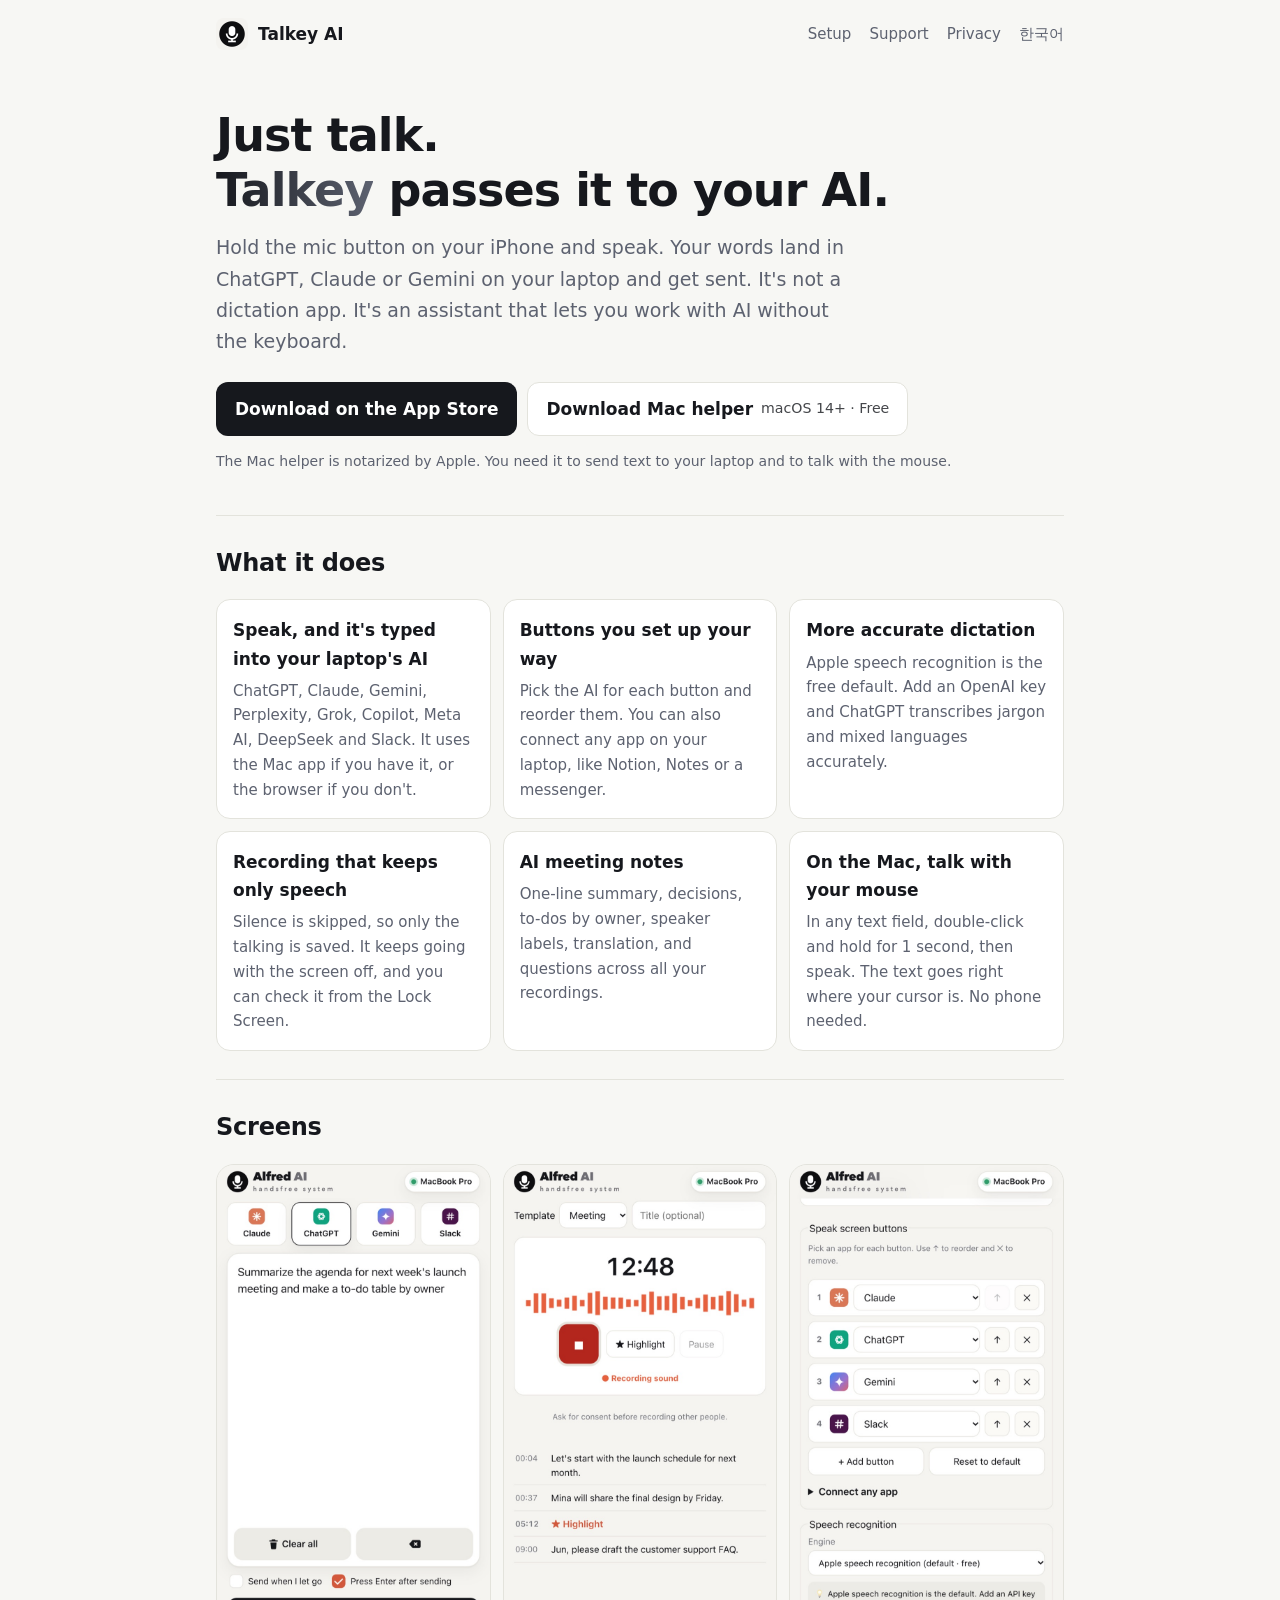
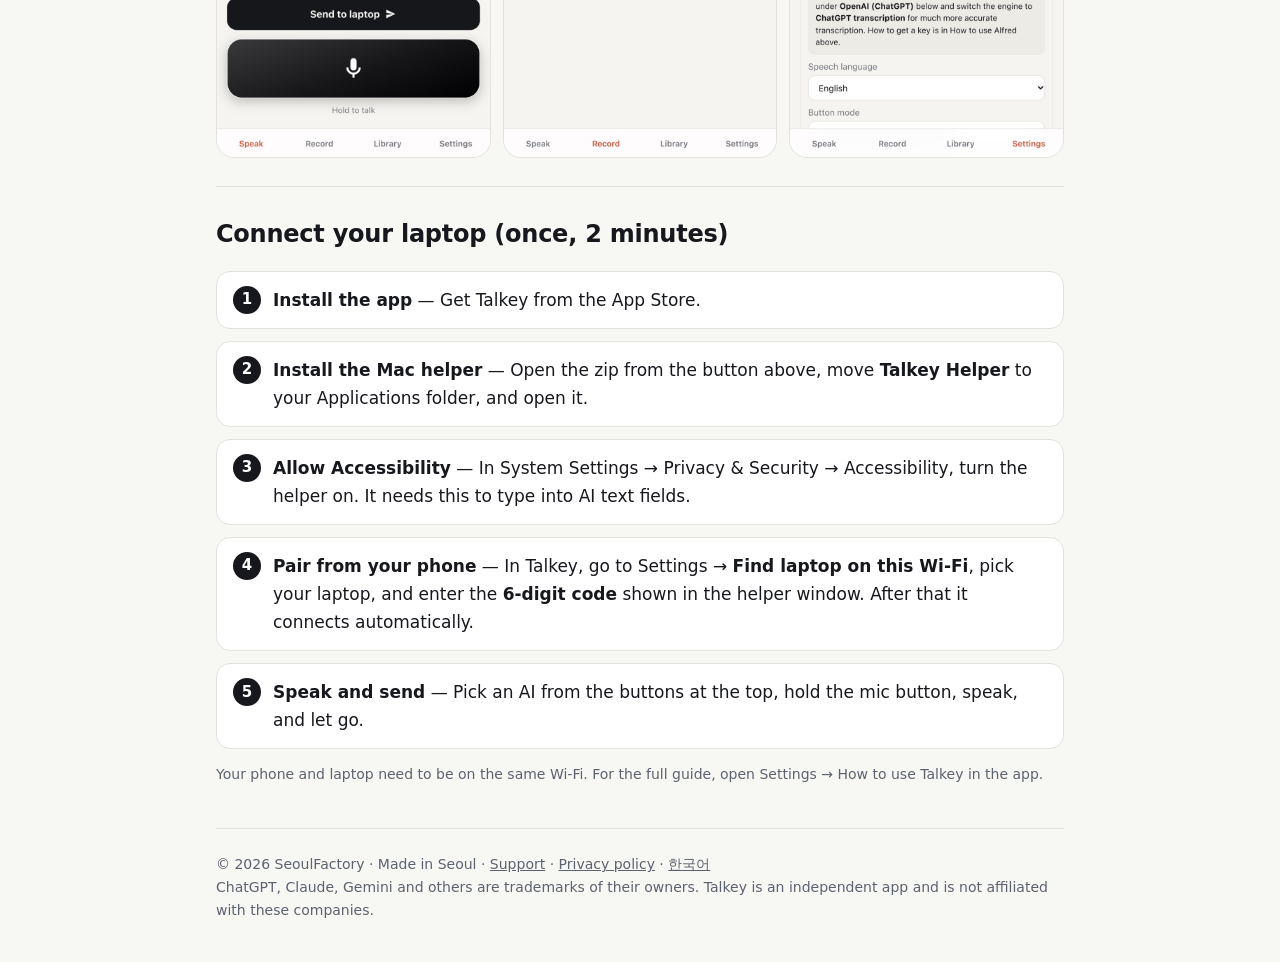
<file: index.html>
<!doctype html>
<html lang="ko" data-home="ko">
<head>
<meta charset="utf-8">
<meta name="viewport" content="width=device-width, initial-scale=1">
<title>톡키(Talkey) — 말만 하면 AI에게 대신 전해 드려요</title>
<meta name="description" content="휴대폰에 말하면 톡키가 노트북의 ChatGPT·Claude·Gemini에 대신 입력해 드려요. 말소리만 골라 담는 녹음과 AI 회의록까지. SeoulFactory.">
<meta property="og:title" content="Talkey AI">
<meta property="og:description" content="말만 하면 AI에게 대신 전해 드려요. 키보드 없이 AI와 일하는 나만의 비서.">
<meta property="og:image" content="https://steverse-code.github.io/handsfree_ai/icon.png">
<link rel="alternate" hreflang="ko" href="https://steverse-code.github.io/handsfree_ai/">
<link rel="alternate" hreflang="en" href="https://steverse-code.github.io/handsfree_ai/en/">
<link rel="icon" href="favicon.svg" type="image/svg+xml">
<link rel="alternate icon" href="icon.png">
<link rel="apple-touch-icon" href="icon.png">
<link rel="stylesheet" href="style.css">
</head>
<body>
<div class="wrap">
  <header class="nav">
    <a class="brand" href="./"><img src="icon.png" alt="">Talkey AI</a>
    <nav><a href="#setup">시작하기</a><a href="support.html">지원</a><a href="privacy.html">개인정보</a><a href="en/" data-lang="en" lang="en">English</a></nav>
  </header>

  <div class="hero">
    <h1>말만 하세요.<br><em>톡키</em>가 AI에게 대신 전해 드려요</h1>
    <p class="lead">휴대폰의 마이크 버튼을 누르고 말하면, 노트북의 ChatGPT·Claude·Gemini 입력창에 글이 들어가고 전송까지 돼요. 받아쓰기 앱이 아니라, 키보드 없이 AI와 일하게 해 주는 나만의 비서예요.</p>
    <div class="cta">
      <a class="btn primary" href="https://apps.apple.com/kr/app/handsfree-ai/id6836719575">App Store에서 받기</a>
      <a class="btn" href="https://github.com/steverse-code/handsfree_ai/releases/latest/download/HandsfreeAI-Helper.zip">Mac 도우미 다운로드 <small>macOS 14+ · 무료</small></a>
    </div>
    <p class="note">Mac 도우미는 Apple 공증을 받은 앱이에요. 노트북으로 보내기와 마우스로 말하기에 필요해요.</p>
  </div>

  <section>
    <h2>할 수 있는 것</h2>
    <div class="grid">
      <div class="card"><h3>말하면 노트북 AI에 바로 입력</h3><p>ChatGPT, Claude, Gemini, Perplexity, Grok, Copilot, Meta AI, DeepSeek, Slack. 앱이 있으면 앱에, 없으면 브라우저에 넣어요.</p></div>
      <div class="card"><h3>내 마음대로 바꾸는 버튼</h3><p>버튼마다 연결할 AI를 고르고 순서를 바꾸세요. 노션·메모·카카오톡처럼 노트북의 아무 앱이나 직접 연결할 수 있어요.</p></div>
      <div class="card"><h3>더 정확한 받아쓰기</h3><p>기본은 무료 애플 음성인식. OpenAI 키를 연결하면 ChatGPT가 전문 용어와 영어 섞인 말까지 정확하게 받아써요.</p></div>
      <div class="card"><h3>말소리만 골라 담는 녹음</h3><p>조용한 구간은 건너뛰고 말소리만 저장해요. 화면을 꺼도 계속되고, 잠금화면에서 바로 확인해요.</p></div>
      <div class="card"><h3>AI 회의록</h3><p>한 줄 요약, 결정 사항, 담당자별 할 일, 화자 구분, 번역, 모든 기록에 질문하기.</p></div>
      <div class="card"><h3>노트북에서는 마우스로 말하기</h3><p>입력창에서 더블클릭한 채 1초 기다렸다가 말하면 커서 위치에 글이 바로 들어가요. 휴대폰 없이도 돼요.</p></div>
    </div>
  </section>

  <section>
    <h2>화면</h2>
    <div class="shots">
      <img src="shots/a0.jpg" alt="말하기 화면: AI 버튼 4개와 검정 마이크 버튼" loading="lazy">
      <img src="shots/a1.jpg" alt="녹음노트 화면: 소리 날 때만 녹음" loading="lazy">
      <img src="shots/a2.jpg" alt="설정 화면: 말하기 버튼 편집과 How to use Talkey" loading="lazy">
    </div>
  </section>

  <section id="setup">
    <h2>노트북 연결하기 (처음 한 번, 2분)</h2>
    <ol class="steps">
      <li><strong>앱 설치</strong> — App Store에서 톡키를 받아요.</li>
      <li><strong>Mac 도우미 설치</strong> — 위 버튼으로 받은 zip을 열고 <b>톡키 도우미(Talkey Helper)</b>를 ‘응용 프로그램’ 폴더로 옮긴 뒤 실행해요.</li>
      <li><strong>손쉬운 사용 허용</strong> — 시스템 설정 → 개인정보 보호 및 보안 → 손쉬운 사용에서 도우미를 켜요. AI 입력창에 글을 넣으려면 필요해요.</li>
      <li><strong>휴대폰에서 연결</strong> — 톡키 → 설정 → <b>같은 Wi-Fi에서 노트북 찾기</b> → 노트북 이름 선택 → 도우미 창의 <b>6자리 코드</b> 입력. 다음부터는 자동으로 연결돼요.</li>
      <li><strong>말하고 보내기</strong> — 위쪽 버튼에서 보낼 AI를 고르고, 마이크 버튼을 누른 채 말한 뒤 손을 떼요.</li>
    </ol>
    <p class="note">휴대폰과 노트북은 같은 Wi-Fi에 있어야 해요. 자세한 사용법은 앱의 설정 → How to use Talkey에 있어요.</p>
  </section>

  <footer>
    © 2026 SeoulFactory · Made in Seoul · <a href="support.html">지원</a> · <a href="privacy.html">개인정보 처리방침</a> · <a href="en/" data-lang="en" lang="en">English</a><br>
    ChatGPT, Claude, Gemini 등은 각 회사의 상표이며, 톡키는 이 회사들과 제휴하지 않은 독립 앱이에요.
  </footer>
</div>
<script src="lang.js"></script>
</body>
</html>
</file>
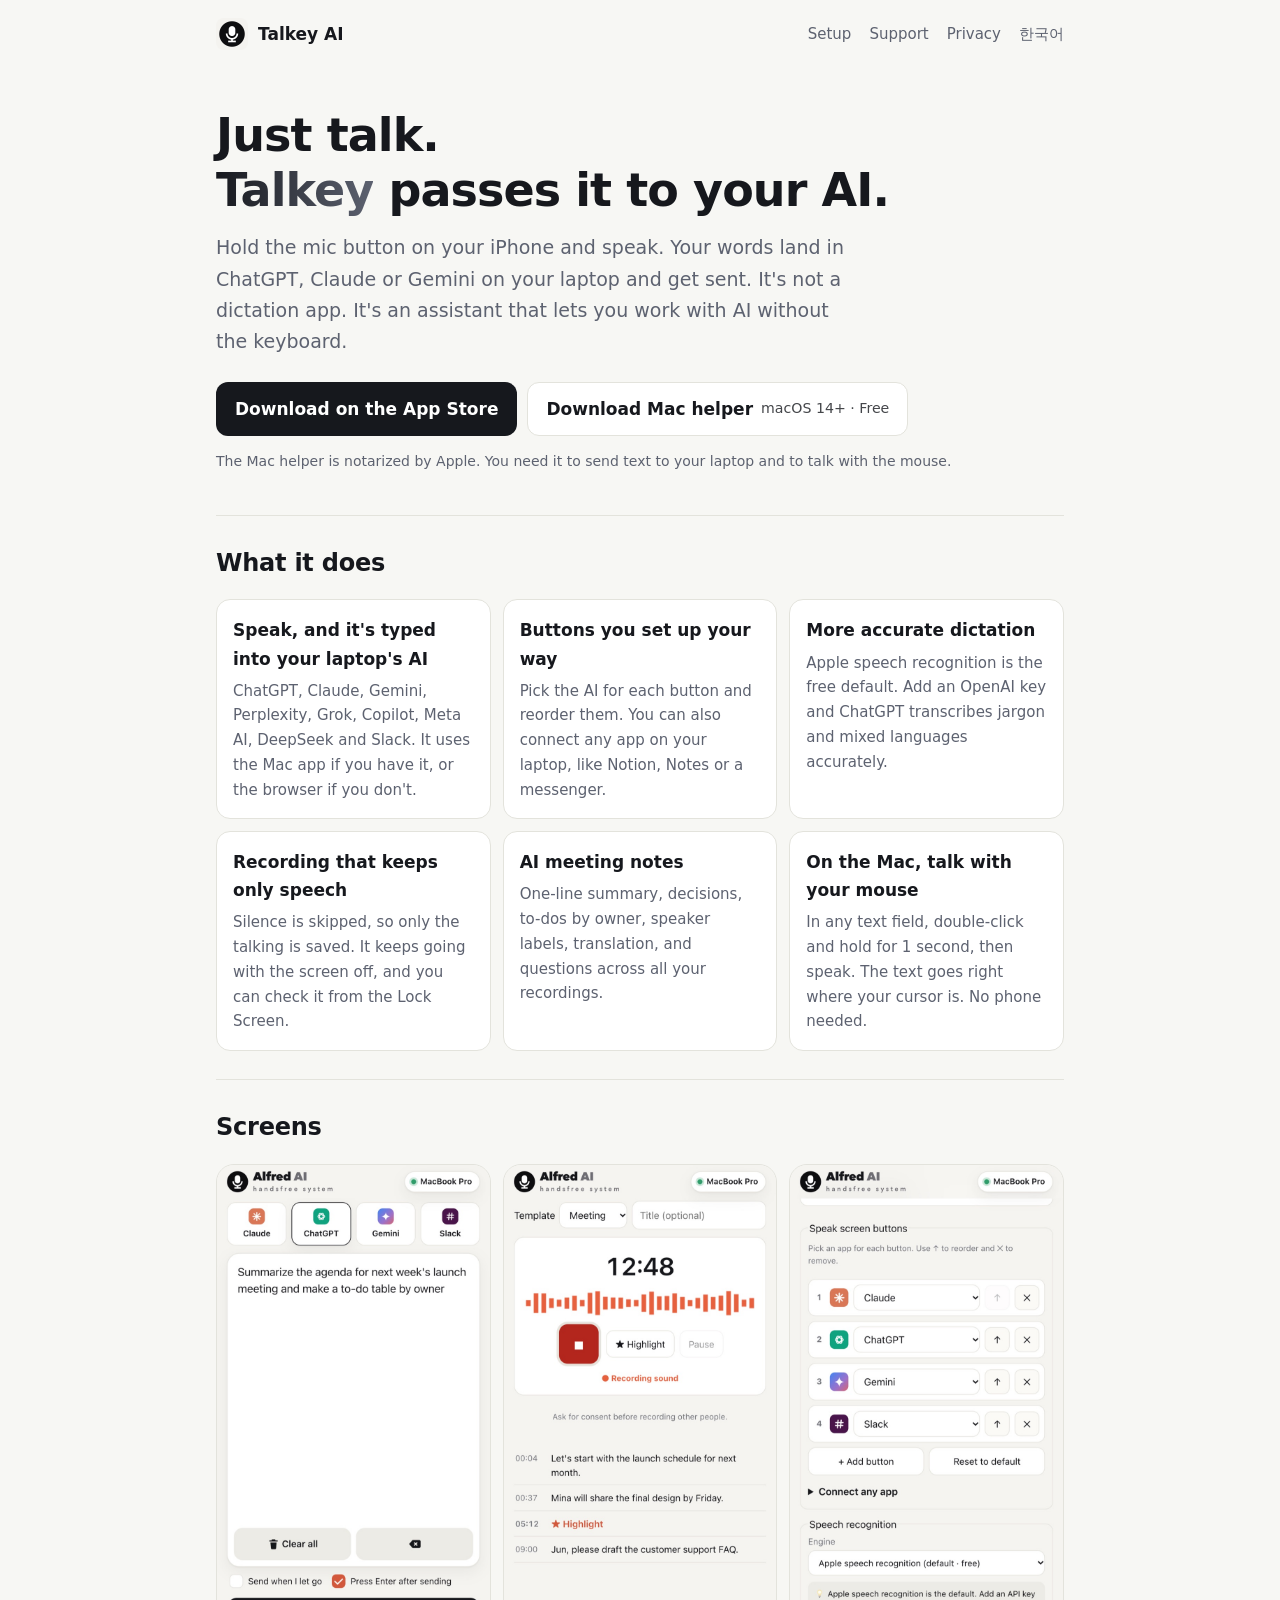
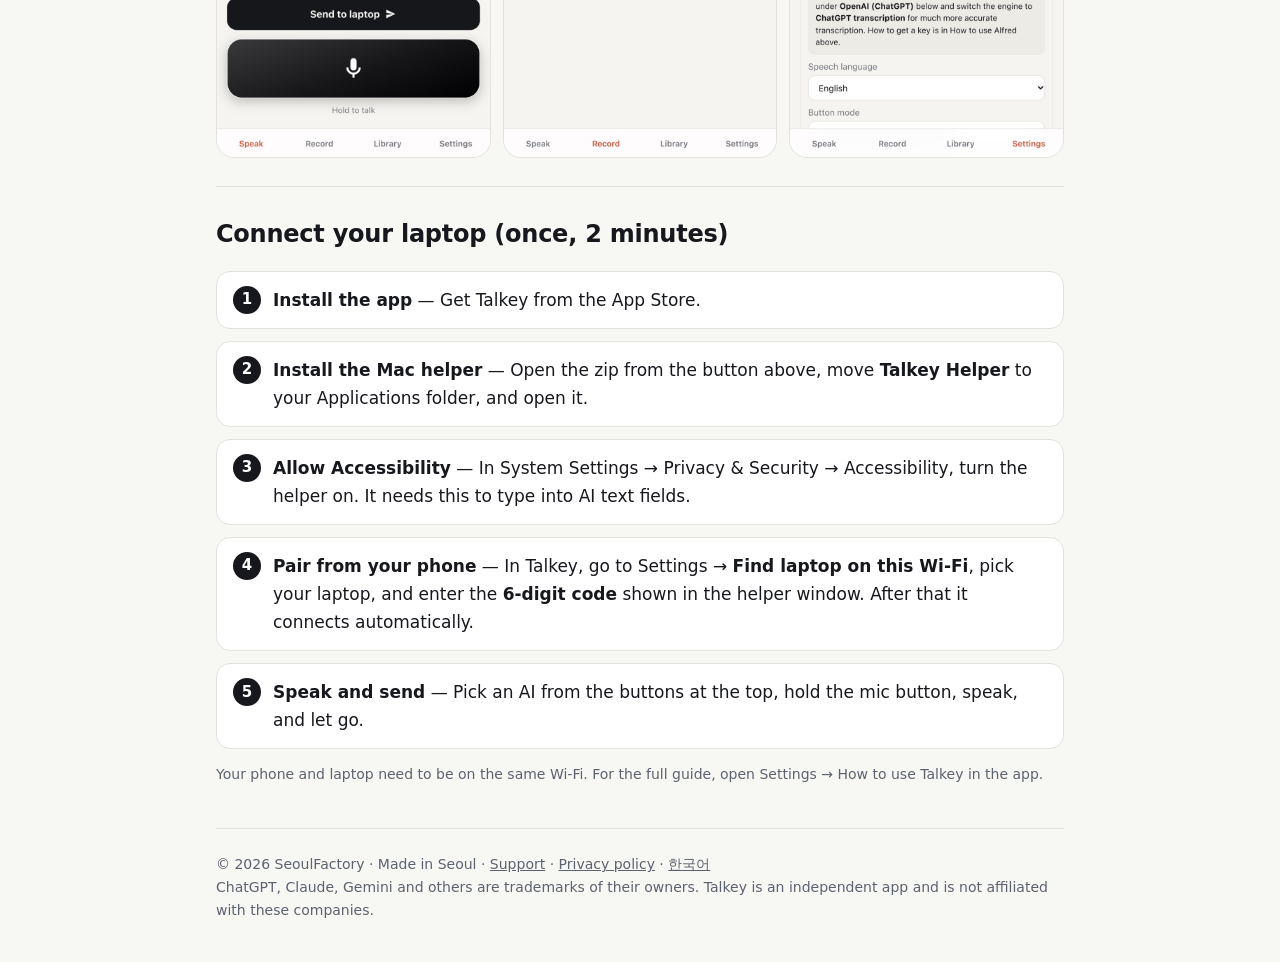
<file: en/index.html>
<!doctype html>
<html lang="en">
<head>
<meta charset="utf-8">
<meta name="viewport" content="width=device-width, initial-scale=1">
<title>Talkey — Talk to your phone, your laptop's AI types it in</title>
<meta name="description" content="Speak into your iPhone and Talkey types it into ChatGPT, Claude or Gemini on your Mac, then sends it. Plus recording that keeps only speech, and AI meeting notes. By SeoulFactory.">
<meta property="og:title" content="Talkey AI">
<meta property="og:description" content="Talk to your phone. Your laptop's AI types it in. Work with AI without the keyboard.">
<meta property="og:image" content="https://steverse-code.github.io/handsfree_ai/icon.png">
<link rel="alternate" hreflang="ko" href="https://steverse-code.github.io/handsfree_ai/">
<link rel="alternate" hreflang="en" href="https://steverse-code.github.io/handsfree_ai/en/">
<link rel="icon" href="../favicon.svg" type="image/svg+xml">
<link rel="alternate icon" href="../icon.png">
<link rel="apple-touch-icon" href="../icon.png">
<link rel="stylesheet" href="../style.css">
</head>
<body>
<div class="wrap">
  <header class="nav">
    <a class="brand" href="./"><img src="../icon.png" alt="">Talkey AI</a>
    <nav><a href="#setup">Setup</a><a href="support.html">Support</a><a href="privacy.html">Privacy</a><a href="../" data-lang="ko" lang="ko">한국어</a></nav>
  </header>

  <div class="hero">
    <h1>Just talk.<br><em>Talkey</em> passes it to your AI.</h1>
    <p class="lead">Hold the mic button on your iPhone and speak. Your words land in ChatGPT, Claude or Gemini on your laptop and get sent. It's not a dictation app. It's an assistant that lets you work with AI without the keyboard.</p>
    <div class="cta">
      <a class="btn primary" href="https://apps.apple.com/app/id6836719575">Download on the App Store</a>
      <a class="btn" href="https://github.com/steverse-code/handsfree_ai/releases/latest/download/HandsfreeAI-Helper.zip">Download Mac helper <small>macOS 14+ · Free</small></a>
    </div>
    <p class="note">The Mac helper is notarized by Apple. You need it to send text to your laptop and to talk with the mouse.</p>
  </div>

  <section>
    <h2>What it does</h2>
    <div class="grid">
      <div class="card"><h3>Speak, and it's typed into your laptop's AI</h3><p>ChatGPT, Claude, Gemini, Perplexity, Grok, Copilot, Meta AI, DeepSeek and Slack. It uses the Mac app if you have it, or the browser if you don't.</p></div>
      <div class="card"><h3>Buttons you set up your way</h3><p>Pick the AI for each button and reorder them. You can also connect any app on your laptop, like Notion, Notes or a messenger.</p></div>
      <div class="card"><h3>More accurate dictation</h3><p>Apple speech recognition is the free default. Add an OpenAI key and ChatGPT transcribes jargon and mixed languages accurately.</p></div>
      <div class="card"><h3>Recording that keeps only speech</h3><p>Silence is skipped, so only the talking is saved. It keeps going with the screen off, and you can check it from the Lock Screen.</p></div>
      <div class="card"><h3>AI meeting notes</h3><p>One-line summary, decisions, to-dos by owner, speaker labels, translation, and questions across all your recordings.</p></div>
      <div class="card"><h3>On the Mac, talk with your mouse</h3><p>In any text field, double-click and hold for 1 second, then speak. The text goes right where your cursor is. No phone needed.</p></div>
    </div>
  </section>

  <section>
    <h2>Screens</h2>
    <div class="shots">
      <img src="../shots/en-a0.jpg" alt="Speak screen: four AI buttons and a black mic button" loading="lazy">
      <img src="../shots/en-a1.jpg" alt="Record screen: records only when someone is speaking" loading="lazy">
      <img src="../shots/en-a2.jpg" alt="Settings screen: editing the Speak screen buttons" loading="lazy">
    </div>
  </section>

  <section id="setup">
    <h2>Connect your laptop (once, 2 minutes)</h2>
    <ol class="steps">
      <li><strong>Install the app</strong> — Get Talkey from the App Store.</li>
      <li><strong>Install the Mac helper</strong> — Open the zip from the button above, move <b>Talkey Helper</b> to your Applications folder, and open it.</li>
      <li><strong>Allow Accessibility</strong> — In System Settings → Privacy &amp; Security → Accessibility, turn the helper on. It needs this to type into AI text fields.</li>
      <li><strong>Pair from your phone</strong> — In Talkey, go to Settings → <b>Find laptop on this Wi-Fi</b>, pick your laptop, and enter the <b>6-digit code</b> shown in the helper window. After that it connects automatically.</li>
      <li><strong>Speak and send</strong> — Pick an AI from the buttons at the top, hold the mic button, speak, and let go.</li>
    </ol>
    <p class="note">Your phone and laptop need to be on the same Wi-Fi. For the full guide, open Settings → How to use Talkey in the app.</p>
  </section>

  <footer>
    © 2026 SeoulFactory · Made in Seoul · <a href="support.html">Support</a> · <a href="privacy.html">Privacy policy</a> · <a href="../" data-lang="ko" lang="ko">한국어</a><br>
    ChatGPT, Claude, Gemini and others are trademarks of their owners. Talkey is an independent app and is not affiliated with these companies.
  </footer>
</div>
<script src="../lang.js"></script>
</body>
</html>
</file>
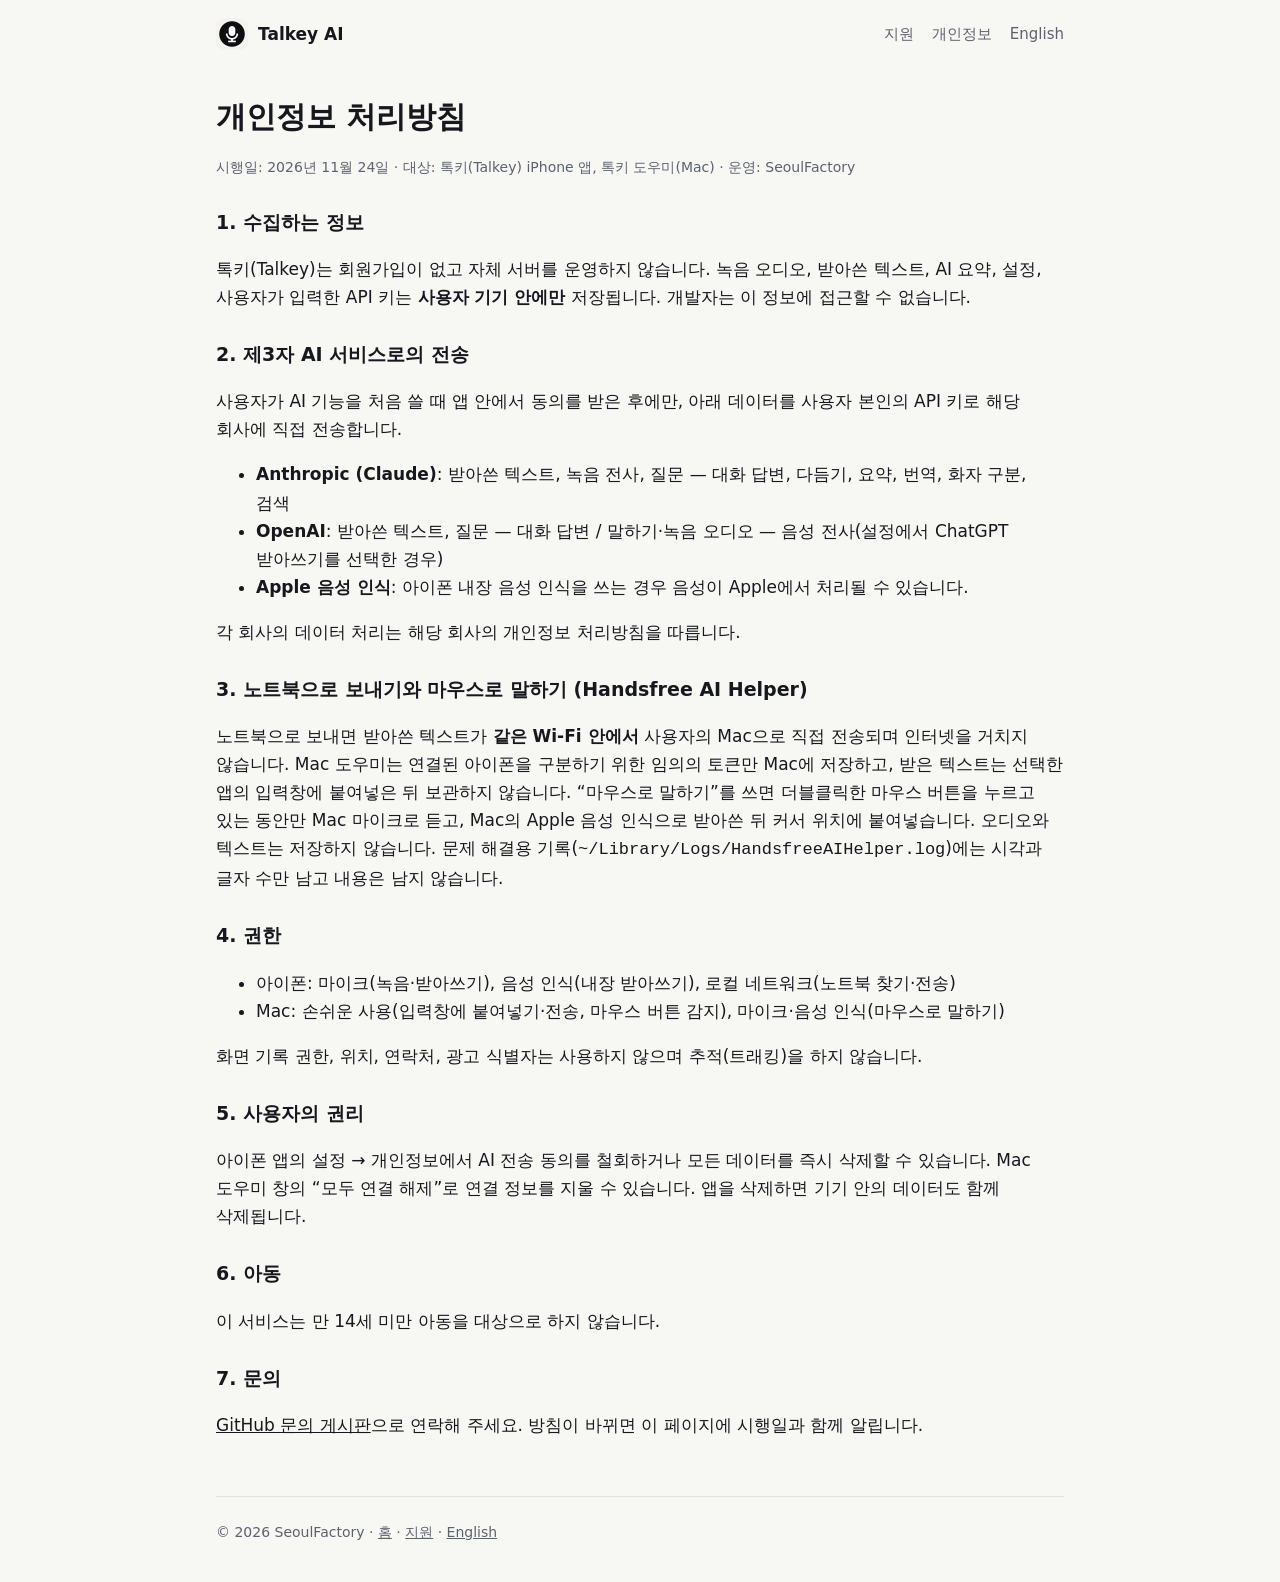
<file: privacy.html>
<!doctype html>
<html lang="ko">
<head>
<meta charset="utf-8">
<meta name="viewport" content="width=device-width, initial-scale=1">
<title>톡키 개인정보 처리방침</title>
<link rel="alternate" hreflang="ko" href="https://steverse-code.github.io/handsfree_ai/privacy.html">
<link rel="alternate" hreflang="en" href="https://steverse-code.github.io/handsfree_ai/en/privacy.html">
<link rel="icon" href="favicon.svg" type="image/svg+xml">
<link rel="alternate icon" href="icon.png">
<link rel="stylesheet" href="style.css">
</head>
<body>
<div class="wrap">
  <header class="nav">
    <a class="brand" href="./"><img src="icon.png" alt="">Talkey AI</a>
    <nav><a href="support.html">지원</a><a href="privacy.html">개인정보</a><a href="en/privacy.html" data-lang="en" lang="en">English</a></nav>
  </header>
  <main class="doc">
    <h1>개인정보 처리방침</h1>
    <p class="note">시행일: 2026년 11월 24일 · 대상: 톡키(Talkey) iPhone 앱, 톡키 도우미(Mac) · 운영: SeoulFactory</p>

    <h2>1. 수집하는 정보</h2>
    <p>톡키(Talkey)는 회원가입이 없고 자체 서버를 운영하지 않습니다. 녹음 오디오, 받아쓴 텍스트, AI 요약, 설정, 사용자가 입력한 API 키는 <strong>사용자 기기 안에만</strong> 저장됩니다. 개발자는 이 정보에 접근할 수 없습니다.</p>

    <h2>2. 제3자 AI 서비스로의 전송</h2>
    <p>사용자가 AI 기능을 처음 쓸 때 앱 안에서 동의를 받은 후에만, 아래 데이터를 사용자 본인의 API 키로 해당 회사에 직접 전송합니다.</p>
    <ul>
      <li><strong>Anthropic (Claude)</strong>: 받아쓴 텍스트, 녹음 전사, 질문 — 대화 답변, 다듬기, 요약, 번역, 화자 구분, 검색</li>
      <li><strong>OpenAI</strong>: 받아쓴 텍스트, 질문 — 대화 답변 / 말하기·녹음 오디오 — 음성 전사(설정에서 ChatGPT 받아쓰기를 선택한 경우)</li>
      <li><strong>Apple 음성 인식</strong>: 아이폰 내장 음성 인식을 쓰는 경우 음성이 Apple에서 처리될 수 있습니다.</li>
    </ul>
    <p>각 회사의 데이터 처리는 해당 회사의 개인정보 처리방침을 따릅니다.</p>

    <h2>3. 노트북으로 보내기와 마우스로 말하기 (Handsfree AI Helper)</h2>
    <p>노트북으로 보내면 받아쓴 텍스트가 <strong>같은 Wi-Fi 안에서</strong> 사용자의 Mac으로 직접 전송되며 인터넷을 거치지 않습니다. Mac 도우미는 연결된 아이폰을 구분하기 위한 임의의 토큰만 Mac에 저장하고, 받은 텍스트는 선택한 앱의 입력창에 붙여넣은 뒤 보관하지 않습니다. “마우스로 말하기”를 쓰면 더블클릭한 마우스 버튼을 누르고 있는 동안만 Mac 마이크로 듣고, Mac의 Apple 음성 인식으로 받아쓴 뒤 커서 위치에 붙여넣습니다. 오디오와 텍스트는 저장하지 않습니다. 문제 해결용 기록(<code>~/Library/Logs/HandsfreeAIHelper.log</code>)에는 시각과 글자 수만 남고 내용은 남지 않습니다.</p>

    <h2>4. 권한</h2>
    <ul>
      <li>아이폰: 마이크(녹음·받아쓰기), 음성 인식(내장 받아쓰기), 로컬 네트워크(노트북 찾기·전송)</li>
      <li>Mac: 손쉬운 사용(입력창에 붙여넣기·전송, 마우스 버튼 감지), 마이크·음성 인식(마우스로 말하기)</li>
    </ul>
    <p>화면 기록 권한, 위치, 연락처, 광고 식별자는 사용하지 않으며 추적(트래킹)을 하지 않습니다.</p>

    <h2>5. 사용자의 권리</h2>
    <p>아이폰 앱의 설정 → 개인정보에서 AI 전송 동의를 철회하거나 모든 데이터를 즉시 삭제할 수 있습니다. Mac 도우미 창의 “모두 연결 해제”로 연결 정보를 지울 수 있습니다. 앱을 삭제하면 기기 안의 데이터도 함께 삭제됩니다.</p>

    <h2>6. 아동</h2>
    <p>이 서비스는 만 14세 미만 아동을 대상으로 하지 않습니다.</p>

    <h2>7. 문의</h2>
    <p><a href="https://github.com/steverse-code/handsfree_ai/issues">GitHub 문의 게시판</a>으로 연락해 주세요. 방침이 바뀌면 이 페이지에 시행일과 함께 알립니다.</p>
  </main>
  <footer>© 2026 SeoulFactory · <a href="./">홈</a> · <a href="support.html">지원</a> · <a href="en/privacy.html" data-lang="en" lang="en">English</a></footer>
</div>
<script src="lang.js"></script>
</body>
</html>
</file>
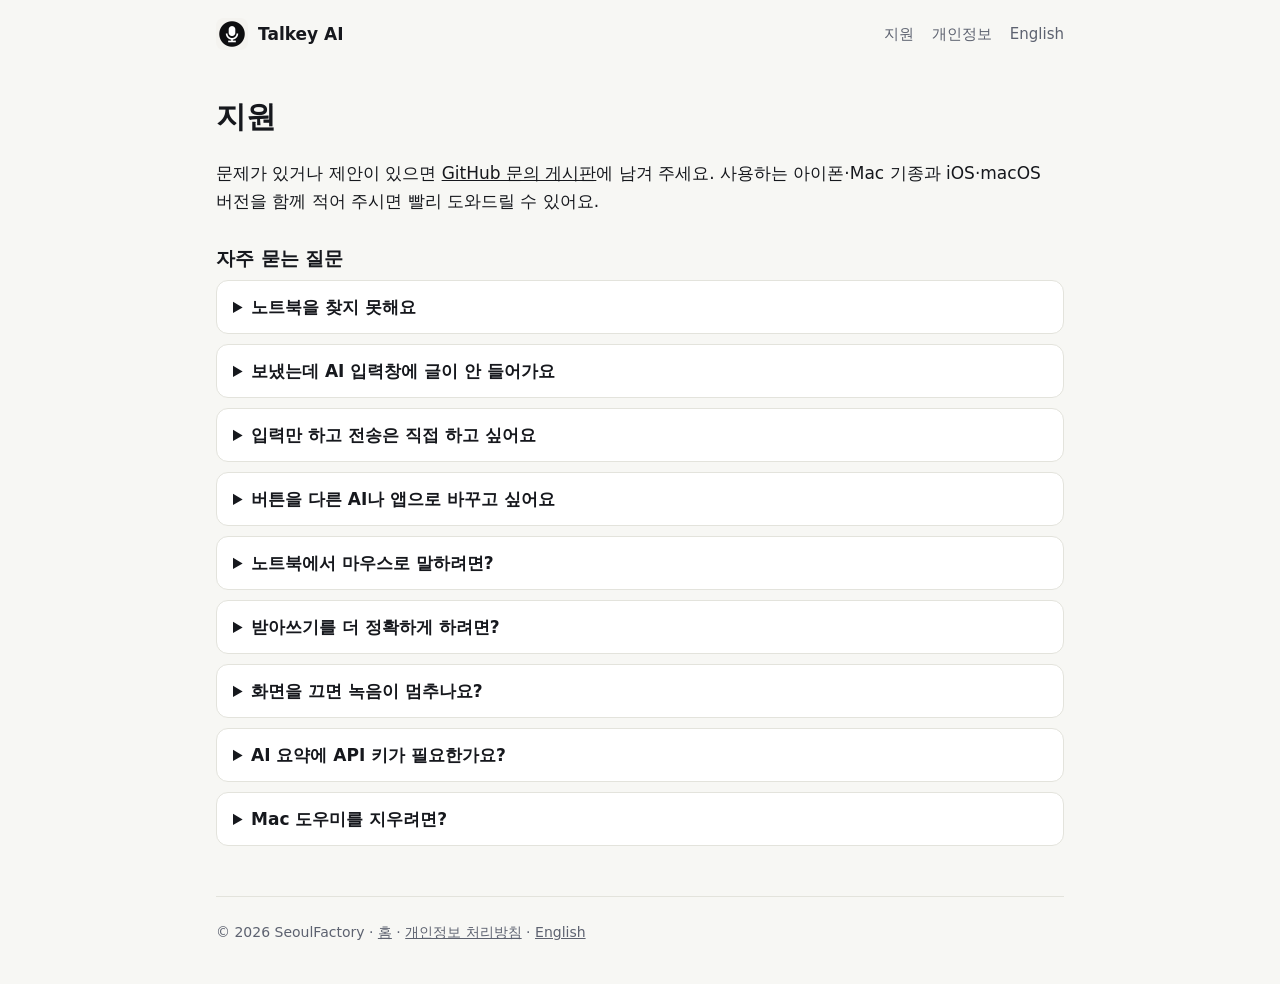
<file: support.html>
<!doctype html>
<html lang="ko">
<head>
<meta charset="utf-8">
<meta name="viewport" content="width=device-width, initial-scale=1">
<title>톡키 지원</title>
<link rel="alternate" hreflang="ko" href="https://steverse-code.github.io/handsfree_ai/support.html">
<link rel="alternate" hreflang="en" href="https://steverse-code.github.io/handsfree_ai/en/support.html">
<link rel="icon" href="favicon.svg" type="image/svg+xml">
<link rel="alternate icon" href="icon.png">
<link rel="stylesheet" href="style.css">
</head>
<body>
<div class="wrap">
  <header class="nav">
    <a class="brand" href="./"><img src="icon.png" alt="">Talkey AI</a>
    <nav><a href="support.html">지원</a><a href="privacy.html">개인정보</a><a href="en/support.html" data-lang="en" lang="en">English</a></nav>
  </header>
  <main class="doc">
    <h1>지원</h1>
    <p>문제가 있거나 제안이 있으면 <a href="https://github.com/steverse-code/handsfree_ai/issues">GitHub 문의 게시판</a>에 남겨 주세요. 사용하는 아이폰·Mac 기종과 iOS·macOS 버전을 함께 적어 주시면 빨리 도와드릴 수 있어요.</p>

    <h2>자주 묻는 질문</h2>
    <details><summary>노트북을 찾지 못해요</summary>
      <p>① 아이폰과 노트북이 같은 Wi-Fi인지 ② Mac에서 ‘톡키 도우미’가 켜져 있는지(Dock 아이콘) ③ 아이폰 설정 → 톡키 AI → <b>로컬 네트워크</b>가 켜져 있는지 확인하세요. 회사·학교 Wi-Fi는 기기 간 연결을 막는 경우가 있어요.</p></details>
    <details><summary>보냈는데 AI 입력창에 글이 안 들어가요</summary>
      <p>시스템 설정 → 개인정보 보호 및 보안 → <b>손쉬운 사용</b>에서 ‘톡키 도우미’가 켜져 있는지 확인하세요. Mac 화면이 잠겨 있으면 입력할 수 없어요. 도우미 창의 “마지막:” 줄에 실패 이유가 표시됩니다.</p></details>
    <details><summary>입력만 하고 전송은 직접 하고 싶어요</summary>
      <p>말하기 화면에서 “보내면 자동으로 입력(Enter)”을 끄세요. 그러면 입력창에만 들어가고, 노트북에서 직접 전송할 수 있어요.</p></details>
    <details><summary>버튼을 다른 AI나 앱으로 바꾸고 싶어요</summary>
      <p>설정 → <b>말하기 화면 버튼</b>에서 버튼마다 연결할 AI를 고르세요. 목록에 없는 앱은 “원하는 앱 직접 연결하기”에서 Mac 앱 이름을 넣어 만들 수 있어요.</p></details>
    <details><summary>노트북에서 마우스로 말하려면?</summary>
      <p>Mac 도우미 1.2 이상에서 입력창 안에서 마우스나 트랙패드로 더블클릭하고, 두 번째 클릭을 떼지 않은 채 움직이지 말고 1초 기다린 뒤 말하세요. 손을 떼면 커서 위치에 글이 들어가요. 처음 한 번 마이크와 음성 인식 권한을 허용해 주세요. 도우미 창에서 끄거나 언어를 바꿀 수 있어요.</p></details>
    <details><summary>받아쓰기를 더 정확하게 하려면?</summary>
      <p>설정 → OpenAI (ChatGPT)에 sk-로 시작하는 API 키를 넣고, 음성 인식 엔진을 “ChatGPT 받아쓰기”로 바꾸세요. OpenAI 요금은 따로 들어요.</p></details>
    <details><summary>화면을 끄면 녹음이 멈추나요?</summary>
      <p>아니요. 녹음노트는 화면을 꺼도 계속 녹음되고, 잠금화면에서 시간·하이라이트·정지를 할 수 있어요. 제어 센터에 톡키 녹음 버튼을 추가하면 앱을 열지 않고 시작할 수 있어요.</p></details>
    <details><summary>AI 요약에 API 키가 필요한가요?</summary>
      <p>네. AI 요약·질문은 Anthropic(Claude) API 키가 필요해요. 노트북으로 보내기, 녹음, 애플 음성인식 받아쓰기는 API 키 없이 쓸 수 있어요.</p></details>
    <details><summary>Mac 도우미를 지우려면?</summary>
      <p>도우미를 종료하고 응용 프로그램 폴더에서 휴지통으로 옮기면 됩니다.</p></details>
  </main>
  <footer>© 2026 SeoulFactory · <a href="./">홈</a> · <a href="privacy.html">개인정보 처리방침</a> · <a href="en/support.html" data-lang="en" lang="en">English</a></footer>
</div>
<script src="lang.js"></script>
</body>
</html>
</file>
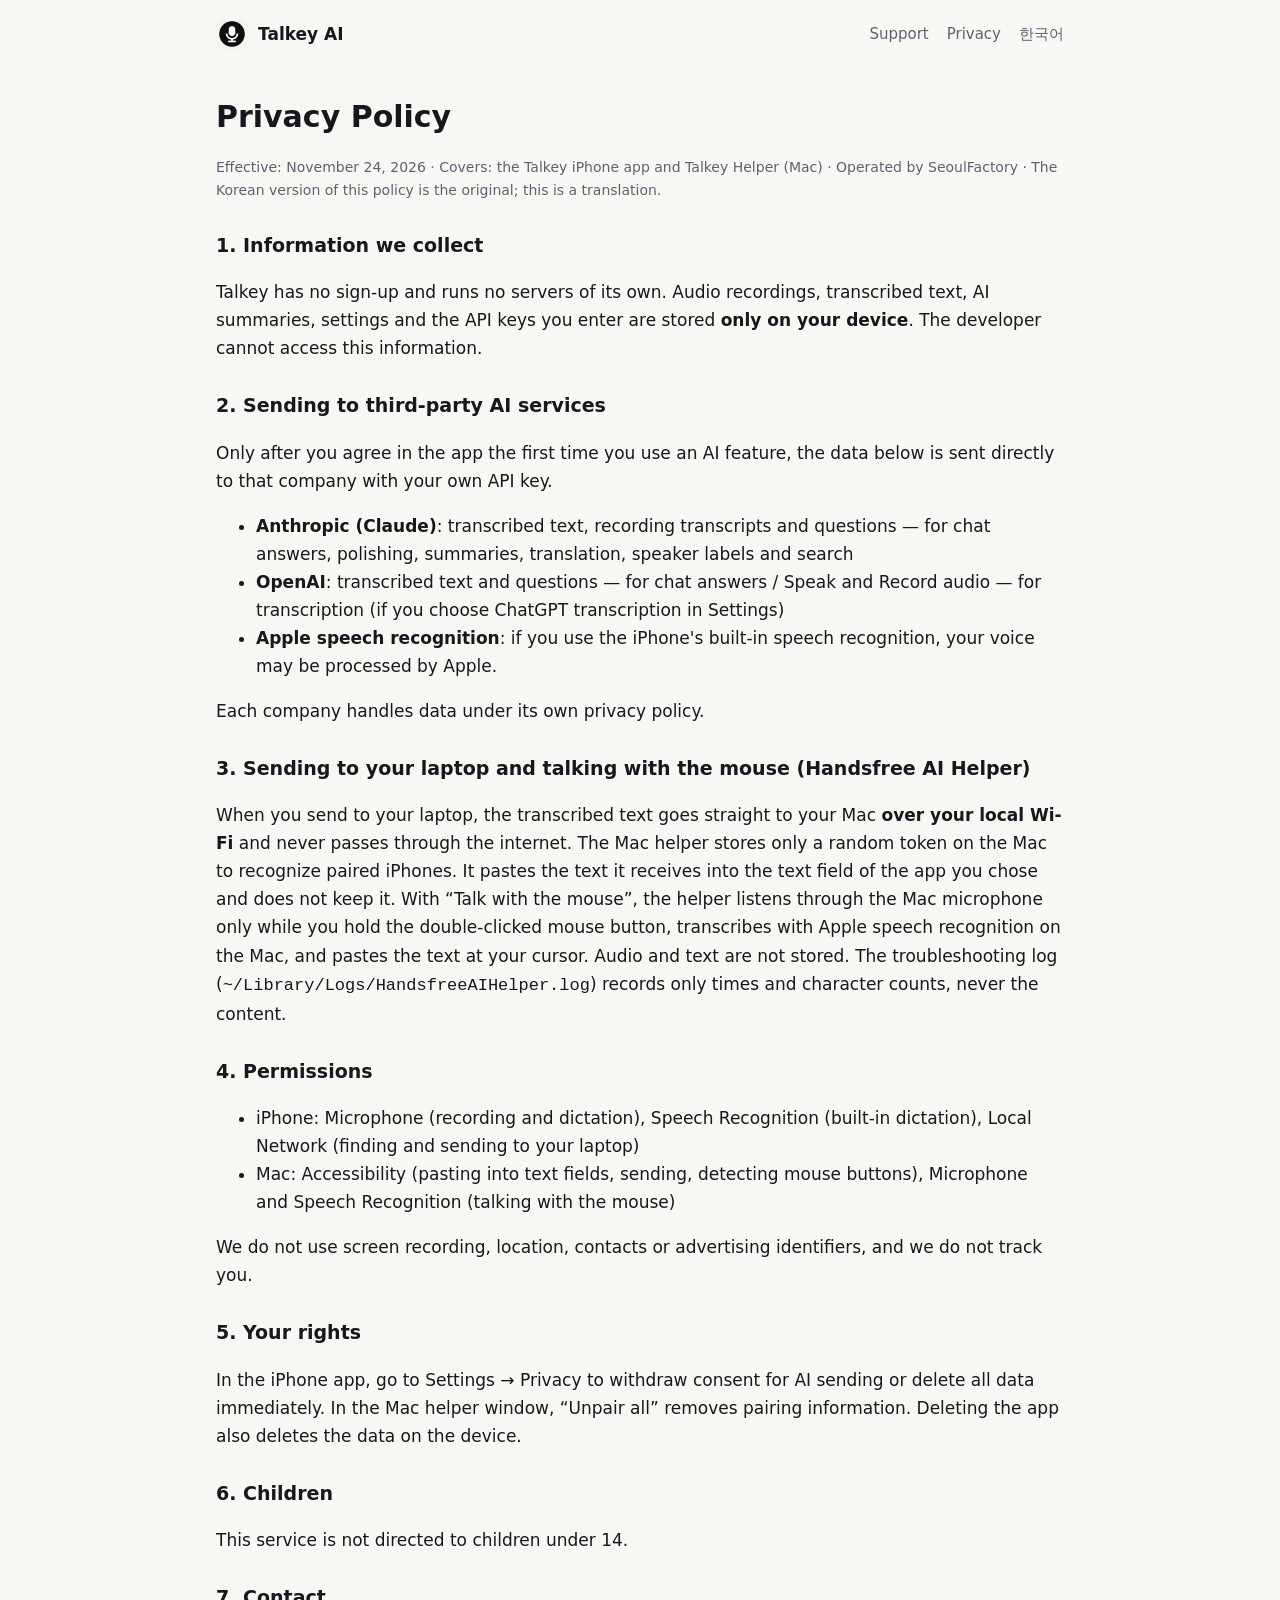
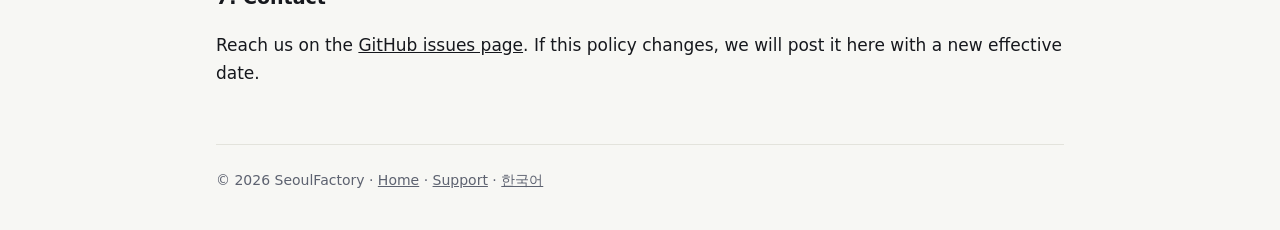
<file: en/privacy.html>
<!doctype html>
<html lang="en">
<head>
<meta charset="utf-8">
<meta name="viewport" content="width=device-width, initial-scale=1">
<title>Talkey Privacy Policy</title>
<link rel="alternate" hreflang="ko" href="https://steverse-code.github.io/handsfree_ai/privacy.html">
<link rel="alternate" hreflang="en" href="https://steverse-code.github.io/handsfree_ai/en/privacy.html">
<link rel="icon" href="../favicon.svg" type="image/svg+xml">
<link rel="alternate icon" href="../icon.png">
<link rel="stylesheet" href="../style.css">
</head>
<body>
<div class="wrap">
  <header class="nav">
    <a class="brand" href="./"><img src="../icon.png" alt="">Talkey AI</a>
    <nav><a href="support.html">Support</a><a href="privacy.html">Privacy</a><a href="../privacy.html" data-lang="ko" lang="ko">한국어</a></nav>
  </header>
  <main class="doc">
    <h1>Privacy Policy</h1>
    <p class="note">Effective: November 24, 2026 · Covers: the Talkey iPhone app and Talkey Helper (Mac) · Operated by SeoulFactory · The Korean version of this policy is the original; this is a translation.</p>

    <h2>1. Information we collect</h2>
    <p>Talkey has no sign-up and runs no servers of its own. Audio recordings, transcribed text, AI summaries, settings and the API keys you enter are stored <strong>only on your device</strong>. The developer cannot access this information.</p>

    <h2>2. Sending to third-party AI services</h2>
    <p>Only after you agree in the app the first time you use an AI feature, the data below is sent directly to that company with your own API key.</p>
    <ul>
      <li><strong>Anthropic (Claude)</strong>: transcribed text, recording transcripts and questions — for chat answers, polishing, summaries, translation, speaker labels and search</li>
      <li><strong>OpenAI</strong>: transcribed text and questions — for chat answers / Speak and Record audio — for transcription (if you choose ChatGPT transcription in Settings)</li>
      <li><strong>Apple speech recognition</strong>: if you use the iPhone's built-in speech recognition, your voice may be processed by Apple.</li>
    </ul>
    <p>Each company handles data under its own privacy policy.</p>

    <h2>3. Sending to your laptop and talking with the mouse (Handsfree AI Helper)</h2>
    <p>When you send to your laptop, the transcribed text goes straight to your Mac <strong>over your local Wi-Fi</strong> and never passes through the internet. The Mac helper stores only a random token on the Mac to recognize paired iPhones. It pastes the text it receives into the text field of the app you chose and does not keep it. With “Talk with the mouse”, the helper listens through the Mac microphone only while you hold the double-clicked mouse button, transcribes with Apple speech recognition on the Mac, and pastes the text at your cursor. Audio and text are not stored. The troubleshooting log (<code>~/Library/Logs/HandsfreeAIHelper.log</code>) records only times and character counts, never the content.</p>

    <h2>4. Permissions</h2>
    <ul>
      <li>iPhone: Microphone (recording and dictation), Speech Recognition (built-in dictation), Local Network (finding and sending to your laptop)</li>
      <li>Mac: Accessibility (pasting into text fields, sending, detecting mouse buttons), Microphone and Speech Recognition (talking with the mouse)</li>
    </ul>
    <p>We do not use screen recording, location, contacts or advertising identifiers, and we do not track you.</p>

    <h2>5. Your rights</h2>
    <p>In the iPhone app, go to Settings → Privacy to withdraw consent for AI sending or delete all data immediately. In the Mac helper window, “Unpair all” removes pairing information. Deleting the app also deletes the data on the device.</p>

    <h2>6. Children</h2>
    <p>This service is not directed to children under 14.</p>

    <h2>7. Contact</h2>
    <p>Reach us on the <a href="https://github.com/steverse-code/handsfree_ai/issues">GitHub issues page</a>. If this policy changes, we will post it here with a new effective date.</p>
  </main>
  <footer>© 2026 SeoulFactory · <a href="./">Home</a> · <a href="support.html">Support</a> · <a href="../privacy.html" data-lang="ko" lang="ko">한국어</a></footer>
</div>
<script src="../lang.js"></script>
</body>
</html>
</file>
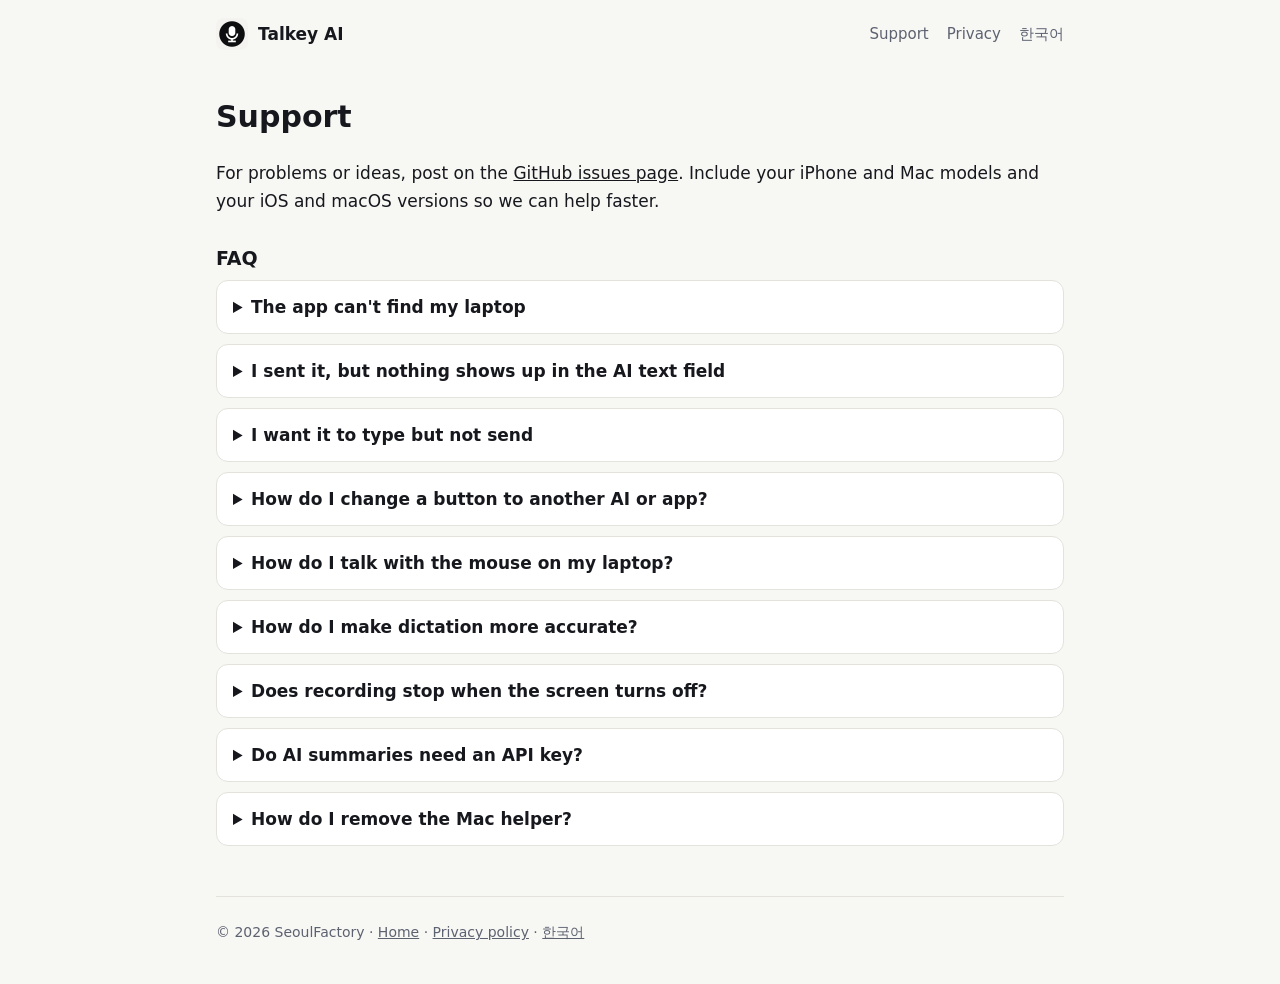
<file: en/support.html>
<!doctype html>
<html lang="en">
<head>
<meta charset="utf-8">
<meta name="viewport" content="width=device-width, initial-scale=1">
<title>Talkey Support</title>
<link rel="alternate" hreflang="ko" href="https://steverse-code.github.io/handsfree_ai/support.html">
<link rel="alternate" hreflang="en" href="https://steverse-code.github.io/handsfree_ai/en/support.html">
<link rel="icon" href="../favicon.svg" type="image/svg+xml">
<link rel="alternate icon" href="../icon.png">
<link rel="stylesheet" href="../style.css">
</head>
<body>
<div class="wrap">
  <header class="nav">
    <a class="brand" href="./"><img src="../icon.png" alt="">Talkey AI</a>
    <nav><a href="support.html">Support</a><a href="privacy.html">Privacy</a><a href="../support.html" data-lang="ko" lang="ko">한국어</a></nav>
  </header>
  <main class="doc">
    <h1>Support</h1>
    <p>For problems or ideas, post on the <a href="https://github.com/steverse-code/handsfree_ai/issues">GitHub issues page</a>. Include your iPhone and Mac models and your iOS and macOS versions so we can help faster.</p>

    <h2>FAQ</h2>
    <details><summary>The app can't find my laptop</summary>
      <p>Check that ① your iPhone and laptop are on the same Wi-Fi, ② the Talkey helper is running on the Mac (look for its Dock icon), and ③ iPhone Settings → Talkey AI → <b>Local Network</b> is on. Office and school Wi-Fi sometimes blocks devices from talking to each other.</p></details>
    <details><summary>I sent it, but nothing shows up in the AI text field</summary>
      <p>In System Settings → Privacy &amp; Security → <b>Accessibility</b>, make sure the helper is turned on. Nothing can be typed while the Mac screen is locked. The “Last:” line in the helper window shows why it failed.</p></details>
    <details><summary>I want it to type but not send</summary>
      <p>Turn off <b>Press Enter after sending</b> on the Speak screen. The text goes into the text field and you can send it from the laptop yourself.</p></details>
    <details><summary>How do I change a button to another AI or app?</summary>
      <p>In Settings → <b>Speak screen buttons</b>, pick the AI for each button. For apps not in the list, use <b>Connect any app</b> and enter the Mac app's name.</p></details>
    <details><summary>How do I talk with the mouse on my laptop?</summary>
      <p>With Mac helper 1.2 or later, double-click inside a text field with your mouse or trackpad. Keep the second click held down, don't move, wait 1 second, then speak. Let go and the text goes where your cursor is. Allow microphone and speech recognition the first time. You can turn it off or change the language in the helper window.</p></details>
    <details><summary>How do I make dictation more accurate?</summary>
      <p>In Settings → OpenAI (ChatGPT), enter an API key that starts with sk-, then set the speech recognition engine to <b>ChatGPT transcription</b>. OpenAI charges for this separately.</p></details>
    <details><summary>Does recording stop when the screen turns off?</summary>
      <p>No. Record keeps going with the screen off, and you can see the time, add highlights and stop from the Lock Screen. Add the Talkey record button to Control Center to start without opening the app.</p></details>
    <details><summary>Do AI summaries need an API key?</summary>
      <p>Yes. AI summaries and questions need an Anthropic (Claude) API key. Sending to your laptop, recording and Apple speech recognition work without any API key.</p></details>
    <details><summary>How do I remove the Mac helper?</summary>
      <p>Quit the helper and move it from your Applications folder to the Trash.</p></details>
  </main>
  <footer>© 2026 SeoulFactory · <a href="./">Home</a> · <a href="privacy.html">Privacy policy</a> · <a href="../support.html" data-lang="ko" lang="ko">한국어</a></footer>
</div>
<script src="../lang.js"></script>
</body>
</html>
</file>
<file: style.css>
:root {
  --bg: #f7f7f4; --surface: #ffffff; --text: #16181d; --muted: #5d6270; --line: #e3e3dc;
  --brand-1: #16181d; --brand-2: #5d6270; --accent: #16181d; --accent-ink: #ffffff;
  color-scheme: light;
}
@media (prefers-color-scheme: dark) {
  :root:not([data-theme="light"]) {
    --bg: #0f1116; --surface: #181b22; --text: #eceef2; --muted: #a2a7b3; --line: #2a2e38;
    --accent: #eceef2; --accent-ink: #0f1116; color-scheme: dark;
  }
}
* { box-sizing: border-box; }
html { word-break: keep-all; overflow-wrap: anywhere; }
html, body { margin: 0; background: var(--bg); color: var(--text);
  font: 17px/1.65 -apple-system, BlinkMacSystemFont, "Apple SD Gothic Neo", "Noto Sans KR", system-ui, sans-serif; }
a { color: var(--accent); }
.wrap { max-width: 880px; margin: 0 auto; padding: 0 16px; }
header.nav { display: flex; align-items: center; justify-content: space-between; padding: 18px 0; }
.brand { display: flex; align-items: center; gap: 10px; font-weight: 700; color: var(--text); text-decoration: none; white-space: nowrap; flex-shrink: 0; }
.brand img { width: 32px; height: 32px; border-radius: 8px; }
header.nav { gap: 12px; }
.nav nav { display: flex; flex-wrap: wrap; justify-content: flex-end; gap: 4px 18px; }
.nav nav a { color: var(--muted); text-decoration: none; font-size: 15px; white-space: nowrap; }
@media (max-width: 480px) { .nav nav { gap: 4px 12px; } .nav nav a { font-size: 14px; } }
.hero { padding: 40px 0 28px; }
.hero h1 { font-size: clamp(30px, 6vw, 46px); line-height: 1.2; letter-spacing: -0.02em; margin: 0 0 14px; }
.hero h1 em { font-style: normal; background: linear-gradient(90deg, var(--brand-1), var(--brand-2));
  -webkit-background-clip: text; background-clip: text; color: transparent; }
@media (prefers-color-scheme: dark) { :root:not([data-theme="light"]) .hero h1 em { background: linear-gradient(90deg, #ffffff, #a2a7b3); -webkit-background-clip: text; background-clip: text; } }
.hero p.lead { font-size: 19px; color: var(--muted); margin: 0 0 24px; max-width: 640px; }
.cta { display: flex; flex-wrap: wrap; gap: 10px; }
.btn { display: inline-flex; align-items: center; gap: 8px; padding: 12px 18px; border-radius: 12px; font-weight: 600;
  text-decoration: none; border: 1px solid var(--line); background: var(--surface); color: var(--text); }
.btn.primary { background: var(--accent); border-color: transparent; color: var(--accent-ink); }
.btn small { font-weight: 400; opacity: .8; }
.note { font-size: 14px; color: var(--muted); }
section { padding: 28px 0; border-top: 1px solid var(--line); }
section h2 { font-size: 24px; margin: 0 0 16px; letter-spacing: -0.01em; }
.steps { counter-reset: s; list-style: none; padding: 0; margin: 0; display: grid; gap: 12px; }
.steps li { counter-increment: s; background: var(--surface); border: 1px solid var(--line); border-radius: 14px; padding: 14px 16px 14px 56px; position: relative; }
.steps li::before { content: counter(s); position: absolute; left: 16px; top: 14px; width: 28px; height: 28px; border-radius: 50%;
  background: var(--accent); color: var(--accent-ink); font-weight: 700; display: grid; place-items: center; font-size: 15px; }
.grid { display: grid; grid-template-columns: repeat(auto-fit, minmax(240px, 1fr)); gap: 12px; }
.card { background: var(--surface); border: 1px solid var(--line); border-radius: 14px; padding: 16px; }
.card h3 { margin: 0 0 6px; font-size: 17px; }
.card p { margin: 0; color: var(--muted); font-size: 15px; }
.shots { display: grid; grid-template-columns: repeat(auto-fit, minmax(150px, 1fr)); gap: 12px; }
.shots img { width: 100%; border-radius: 18px; border: 1px solid var(--line); }
.doc h1 { font-size: 30px; margin: 24px 0 8px; }
.doc h2 { font-size: 19px; margin: 28px 0 6px; border: 0; padding: 0; }
.doc { padding-bottom: 40px; }
details { background: var(--surface); border: 1px solid var(--line); border-radius: 12px; padding: 12px 16px; margin-bottom: 10px; }
details summary { cursor: pointer; font-weight: 600; }
footer { border-top: 1px solid var(--line); padding: 24px 0 40px; color: var(--muted); font-size: 14px; }
footer a { color: var(--muted); }
</file>
